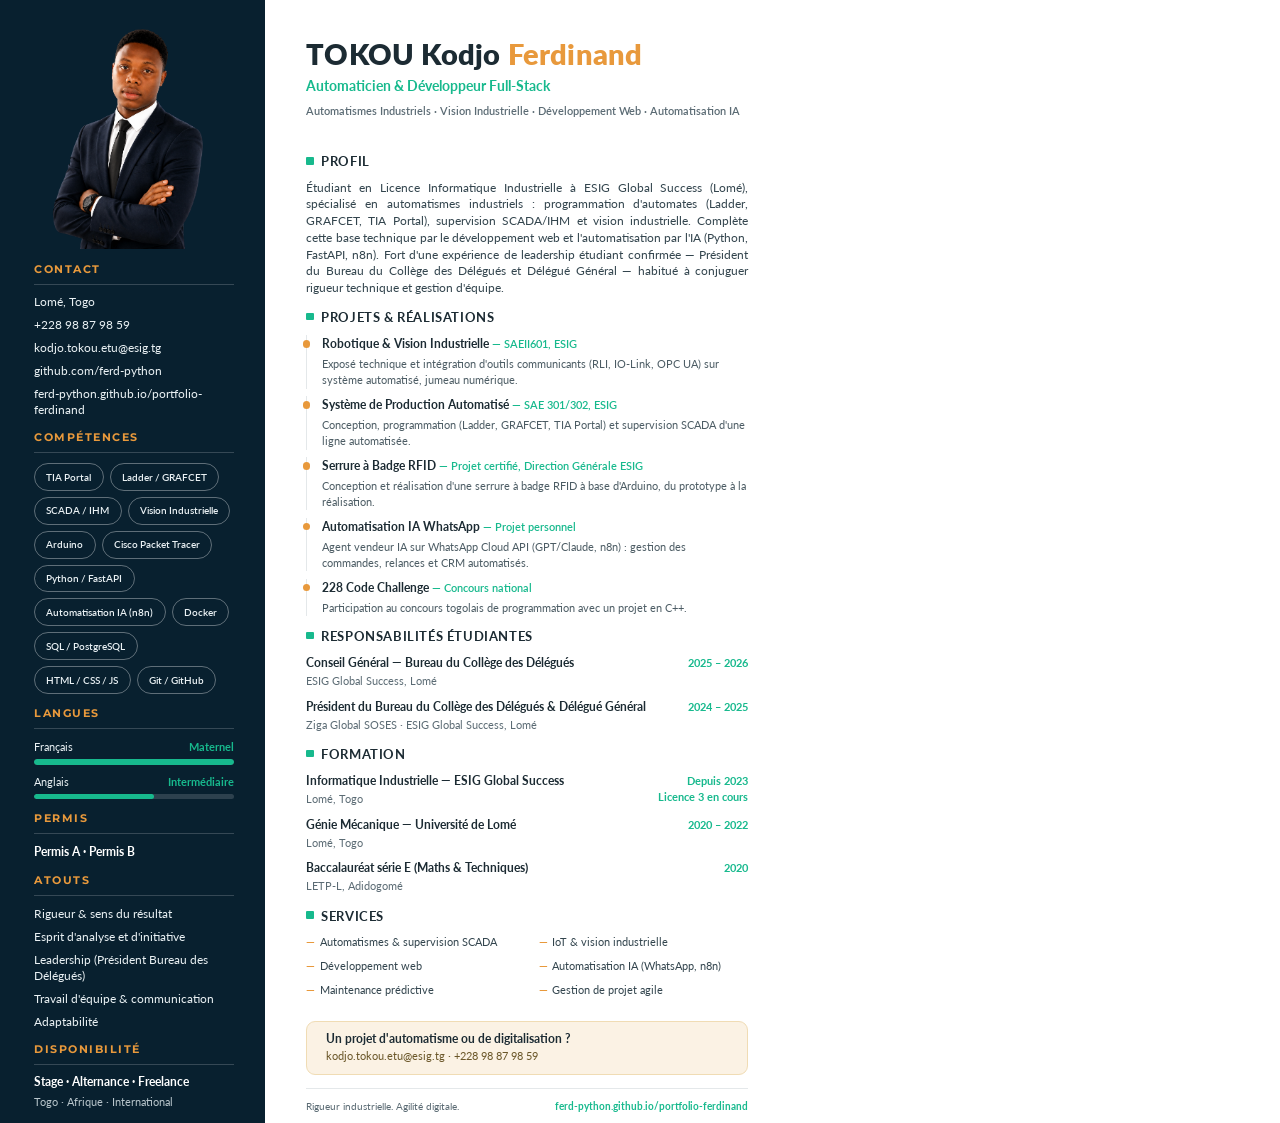
<file: documents/cv-source.html>
<!DOCTYPE html>
<html lang="fr">
<head>
<meta charset="UTF-8">
<title>CV - TOKOU Kodjo Ferdinand</title>
<link rel="preconnect" href="https://fonts.googleapis.com">
<link rel="preconnect" href="https://fonts.gstatic.com" crossorigin>
<link href="https://fonts.googleapis.com/css2?family=Lato:wght@400;700;900&family=Montserrat:wght@500;600;700;800&display=swap" rel="stylesheet">
<style>
    :root{
        --bg-dark: #071c29;
        --sidebar-dark: #08202f;
        --main-color: #17b98d;
        --accent-warm: #e8993c;
        --text-dark: #1c2b33;
        --text-muted: #5b6b74;
        --border-soft: #e4e8ea;
    }

    *{ margin:0; padding:0; box-sizing:border-box; }

    @page{ size:210mm 297mm; margin:0; }

    html,body{
        width:210mm;
        height:297mm;
        font-family:'Lato', Arial, sans-serif;
        color:var(--text-dark);
        font-size:12.5px;
        line-height:1.45;
        -webkit-font-smoothing:antialiased;
    }

    .page{
        width:210mm;
        height:297mm;
        display:flex;
        overflow:hidden;
    }

    h1,h2,h3,.section-title{
        font-family:'Montserrat', Arial, sans-serif;
    }

    /* ============ SIDEBAR ============ */
    .sidebar{
        width:70mm;
        min-width:70mm;
        background:var(--sidebar-dark);
        color:#eaf1f4;
        padding:7mm 8mm 5mm 9mm;
        display:flex;
        flex-direction:column;
        gap:3.2mm;
    }

    .photo-box{
        width:calc(100% + 6mm);
        margin:0 -3mm;
        display:flex;
        align-items:flex-start;
        justify-content:center;
    }
    .photo-box img{
        width:100%;
        height:auto;
        display:block;
    }

    .side-section .section-title{
        font-size:11px;
        font-weight:700;
        letter-spacing:1.5px;
        color:var(--accent-warm);
        text-transform:uppercase;
        margin-bottom:2.6mm;
        padding-bottom:1.6mm;
        border-bottom:0.4mm solid rgba(255,255,255,0.18);
    }

    .side-section ul{ list-style:none; display:flex; flex-direction:column; gap:1.8mm; }
    .side-section ul li{ font-size:11.5px; line-height:1.4; word-break:break-word; }
    .side-section ul li b{ display:block; color:#ffffff; font-weight:700; font-size:10.5px; letter-spacing:.3px; }

    .chip-wrap{ display:flex; flex-wrap:wrap; gap:1.6mm; }
    .chip{
        font-size:10px;
        font-weight:600;
        padding:1.5mm 3mm;
        border:0.35mm solid rgba(255,255,255,0.35);
        border-radius:20px;
        color:#eaf1f4;
        white-space:nowrap;
    }

    .lang-row{ margin-bottom:2.4mm; }
    .lang-row:last-child{ margin-bottom:0; }
    .lang-top{ display:flex; justify-content:space-between; font-size:11px; margin-bottom:1.2mm; }
    .lang-top span:last-child{ color:var(--main-color); font-weight:700; }
    .lang-bar{ height:1.4mm; background:rgba(255,255,255,0.15); border-radius:2mm; overflow:hidden; }
    .lang-bar i{ display:block; height:100%; background:var(--main-color); border-radius:2mm; }

    .avail-line{ font-size:11.5px; font-weight:700; color:#fff; }
    .avail-sub{ font-size:10.5px; color:#b9c6cc; margin-top:1mm; }

    /* ============ MAIN ============ */
    .main{
        flex:1;
        padding:10mm 12mm 8mm 11mm;
        display:flex;
        flex-direction:column;
    }

    .name{
        font-size:29px;
        font-weight:800;
        color:var(--text-dark);
        letter-spacing:.2px;
        line-height:1.1;
    }
    .name .accent{ color:var(--accent-warm); }

    .role{
        font-size:14px;
        font-weight:700;
        color:var(--main-color);
        margin-top:1.6mm;
    }

    .tags{
        font-size:10.8px;
        color:var(--text-muted);
        margin-top:1.8mm;
        font-weight:600;
    }

    .hr{ height:0.35mm; background:var(--border-soft); margin:4mm 0 5mm; }

    .section{ margin-bottom:3mm; }
    .section:last-of-type{ margin-bottom:0; }

    .section-head{
        font-size:13px;
        font-weight:700;
        color:var(--text-dark);
        letter-spacing:.6px;
        text-transform:uppercase;
        margin-bottom:2.2mm;
        position:relative;
        padding-left:4mm;
    }
    .section-head::before{
        content:"";
        position:absolute;
        left:0; top:1.2mm;
        width:2mm; height:2mm;
        background:var(--main-color);
        border-radius:1px;
    }

    .profil-text{ font-size:11.8px; color:#33454e; line-height:1.42; text-align:justify; }

    .item{ margin-bottom:2mm; padding-left:4mm; border-left:0.5mm solid var(--border-soft); position:relative; }
    .item:last-child{ margin-bottom:0; }
    .item::before{
        content:"";
        position:absolute;
        left:-1.15mm; top:1.3mm;
        width:2mm; height:2mm;
        border-radius:50%;
        background:var(--accent-warm);
    }
    .item-title{ font-size:12.3px; font-weight:700; color:var(--text-dark); }
    .item-title .item-meta{ font-weight:600; color:var(--main-color); font-size:11px; }
    .item-desc{ font-size:11.2px; color:#4c5c64; margin-top:0.8mm; }

    .edu-row{ display:flex; justify-content:space-between; align-items:baseline; gap:3mm; margin-bottom:2mm; }
    .edu-row:last-child{ margin-bottom:0; }
    .edu-left b{ display:block; font-size:12.3px; font-weight:700; color:var(--text-dark); }
    .edu-left span{ font-size:11px; color:var(--text-muted); }
    .edu-right{ font-size:11px; font-weight:700; color:var(--main-color); white-space:nowrap; text-align:right; }

    .services-grid{ display:grid; grid-template-columns:1fr 1fr; gap:2mm 6mm; }
    .services-grid div{ font-size:11.3px; color:#33454e; padding-left:3.6mm; position:relative; }
    .services-grid div::before{ content:"—"; position:absolute; left:0; color:var(--accent-warm); font-weight:700; }

    .cta-box{
        margin-top:3mm;
    }
    .cta-inner{
        background:#fbf2e4;
        border:0.35mm solid #f0dcb4;
        border-radius:2.4mm;
        padding:2.2mm 5mm;
        display:flex;
        justify-content:space-between;
        align-items:center;
        gap:4mm;
    }
    .cta-inner b{ font-size:12px; color:var(--text-dark); display:block; }
    .cta-inner span{ font-size:10.8px; color:#6a5628; }

    .footer-line{
        margin-top:3.5mm;
        padding-top:2.6mm;
        border-top:0.35mm solid var(--border-soft);
        display:flex;
        justify-content:space-between;
        font-size:10px;
        color:var(--text-muted);
    }
    .footer-line b{ color:var(--main-color); }
</style>
</head>
<body>
<div class="page">

    <!-- ===================== SIDEBAR ===================== -->
    <div class="sidebar">
        <div class="photo-box">
            <img src="../images/ferdinand.png" alt="Photo de TOKOU Kodjo Ferdinand">
        </div>

        <div class="side-section">
            <div class="section-title">Contact</div>
            <ul>
                <li>Lomé, Togo</li>
                <li>+228 98 87 98 59</li>
                <li>kodjo.tokou.etu@esig.tg</li>
                <li>github.com/ferd-python</li>
                <li>ferd-python.github.io/portfolio-ferdinand</li>
            </ul>
        </div>

        <div class="side-section">
            <div class="section-title">Compétences</div>
            <div class="chip-wrap">
                <span class="chip">TIA Portal</span>
                <span class="chip">Ladder / GRAFCET</span>
                <span class="chip">SCADA / IHM</span>
                <span class="chip">Vision Industrielle</span>
                <span class="chip">Arduino</span>
                <span class="chip">Cisco Packet Tracer</span>
                <span class="chip">Python / FastAPI</span>
                <span class="chip">Automatisation IA (n8n)</span>
                <span class="chip">Docker</span>
                <span class="chip">SQL / PostgreSQL</span>
                <span class="chip">HTML / CSS / JS</span>
                <span class="chip">Git / GitHub</span>
            </div>
        </div>

        <div class="side-section">
            <div class="section-title">Langues</div>
            <div class="lang-row">
                <div class="lang-top"><span>Français</span><span>Maternel</span></div>
                <div class="lang-bar"><i style="width:100%"></i></div>
            </div>
            <div class="lang-row">
                <div class="lang-top"><span>Anglais</span><span>Intermédiaire</span></div>
                <div class="lang-bar"><i style="width:60%"></i></div>
            </div>
        </div>

        <div class="side-section">
            <div class="section-title">Permis</div>
            <div class="avail-line">Permis A · Permis B</div>
        </div>

        <div class="side-section">
            <div class="section-title">Atouts</div>
            <ul>
                <li>Rigueur & sens du résultat</li>
                <li>Esprit d'analyse et d'initiative</li>
                <li>Leadership (Président Bureau des Délégués)</li>
                <li>Travail d'équipe & communication</li>
                <li>Adaptabilité</li>
            </ul>
        </div>

        <div class="side-section">
            <div class="section-title">Disponibilité</div>
            <div class="avail-line">Stage · Alternance · Freelance</div>
            <div class="avail-sub">Togo · Afrique · International</div>
        </div>
    </div>

    <!-- ===================== MAIN ===================== -->
    <div class="main">
        <div class="name">TOKOU Kodjo <span class="accent">Ferdinand</span></div>
        <div class="role">Automaticien & Développeur Full-Stack</div>
        <div class="tags">Automatismes Industriels · Vision Industrielle · Développement Web · Automatisation IA</div>
        <div class="hr"></div>

        <div class="section">
            <div class="section-head">Profil</div>
            <p class="profil-text">
                Étudiant en Licence Informatique Industrielle à ESIG Global Success (Lomé), spécialisé en automatismes
                industriels : programmation d'automates (Ladder, GRAFCET, TIA Portal), supervision SCADA/IHM et vision
                industrielle. Complète cette base technique par le développement web et l'automatisation par l'IA
                (Python, FastAPI, n8n). Fort d'une expérience de leadership étudiant confirmée — Président du Bureau
                du Collège des Délégués et Délégué Général — habitué à conjuguer rigueur technique et gestion d'équipe.
            </p>
        </div>

        <div class="section">
            <div class="section-head">Projets & Réalisations</div>
            <div class="item">
                <div class="item-title">Robotique & Vision Industrielle <span class="item-meta">— SAEII601, ESIG</span></div>
                <div class="item-desc">Exposé technique et intégration d'outils communicants (RLI, IO-Link, OPC UA) sur système automatisé, jumeau numérique.</div>
            </div>
            <div class="item">
                <div class="item-title">Système de Production Automatisé <span class="item-meta">— SAE 301/302, ESIG</span></div>
                <div class="item-desc">Conception, programmation (Ladder, GRAFCET, TIA Portal) et supervision SCADA d'une ligne automatisée.</div>
            </div>
            <div class="item">
                <div class="item-title">Serrure à Badge RFID <span class="item-meta">— Projet certifié, Direction Générale ESIG</span></div>
                <div class="item-desc">Conception et réalisation d'une serrure à badge RFID à base d'Arduino, du prototype à la réalisation.</div>
            </div>
            <div class="item">
                <div class="item-title">Automatisation IA WhatsApp <span class="item-meta">— Projet personnel</span></div>
                <div class="item-desc">Agent vendeur IA sur WhatsApp Cloud API (GPT/Claude, n8n) : gestion des commandes, relances et CRM automatisés.</div>
            </div>
            <div class="item">
                <div class="item-title">228 Code Challenge <span class="item-meta">— Concours national</span></div>
                <div class="item-desc">Participation au concours togolais de programmation avec un projet en C++.</div>
            </div>
        </div>

        <div class="section">
            <div class="section-head">Responsabilités Étudiantes</div>
            <div class="edu-row">
                <div class="edu-left">
                    <b>Conseil Général — Bureau du Collège des Délégués</b>
                    <span>ESIG Global Success, Lomé</span>
                </div>
                <div class="edu-right">2025 – 2026</div>
            </div>
            <div class="edu-row">
                <div class="edu-left">
                    <b>Président du Bureau du Collège des Délégués & Délégué Général</b>
                    <span>Ziga Global SOSES · ESIG Global Success, Lomé</span>
                </div>
                <div class="edu-right">2024 – 2025</div>
            </div>
        </div>

        <div class="section">
            <div class="section-head">Formation</div>
            <div class="edu-row">
                <div class="edu-left"><b>Informatique Industrielle — ESIG Global Success</b><span>Lomé, Togo</span></div>
                <div class="edu-right">Depuis 2023<br>Licence 3 en cours</div>
            </div>
            <div class="edu-row">
                <div class="edu-left"><b>Génie Mécanique — Université de Lomé</b><span>Lomé, Togo</span></div>
                <div class="edu-right">2020 – 2022</div>
            </div>
            <div class="edu-row">
                <div class="edu-left"><b>Baccalauréat série E (Maths & Techniques)</b><span>LETP-L, Adidogomé</span></div>
                <div class="edu-right">2020</div>
            </div>
        </div>

        <div class="section">
            <div class="section-head">Services</div>
            <div class="services-grid">
                <div>Automatismes & supervision SCADA</div>
                <div>IoT & vision industrielle</div>
                <div>Développement web</div>
                <div>Automatisation IA (WhatsApp, n8n)</div>
                <div>Maintenance prédictive</div>
                <div>Gestion de projet agile</div>
            </div>
        </div>

        <div class="cta-box">
            <div class="cta-inner">
                <div>
                    <b>Un projet d'automatisme ou de digitalisation ?</b>
                    <span>kodjo.tokou.etu@esig.tg · +228 98 87 98 59</span>
                </div>
            </div>
            <div class="footer-line">
                <span>Rigueur industrielle. Agilité digitale.</span>
                <b>ferd-python.github.io/portfolio-ferdinand</b>
            </div>
        </div>
    </div>

</div>
</body>
</html>
</file>
